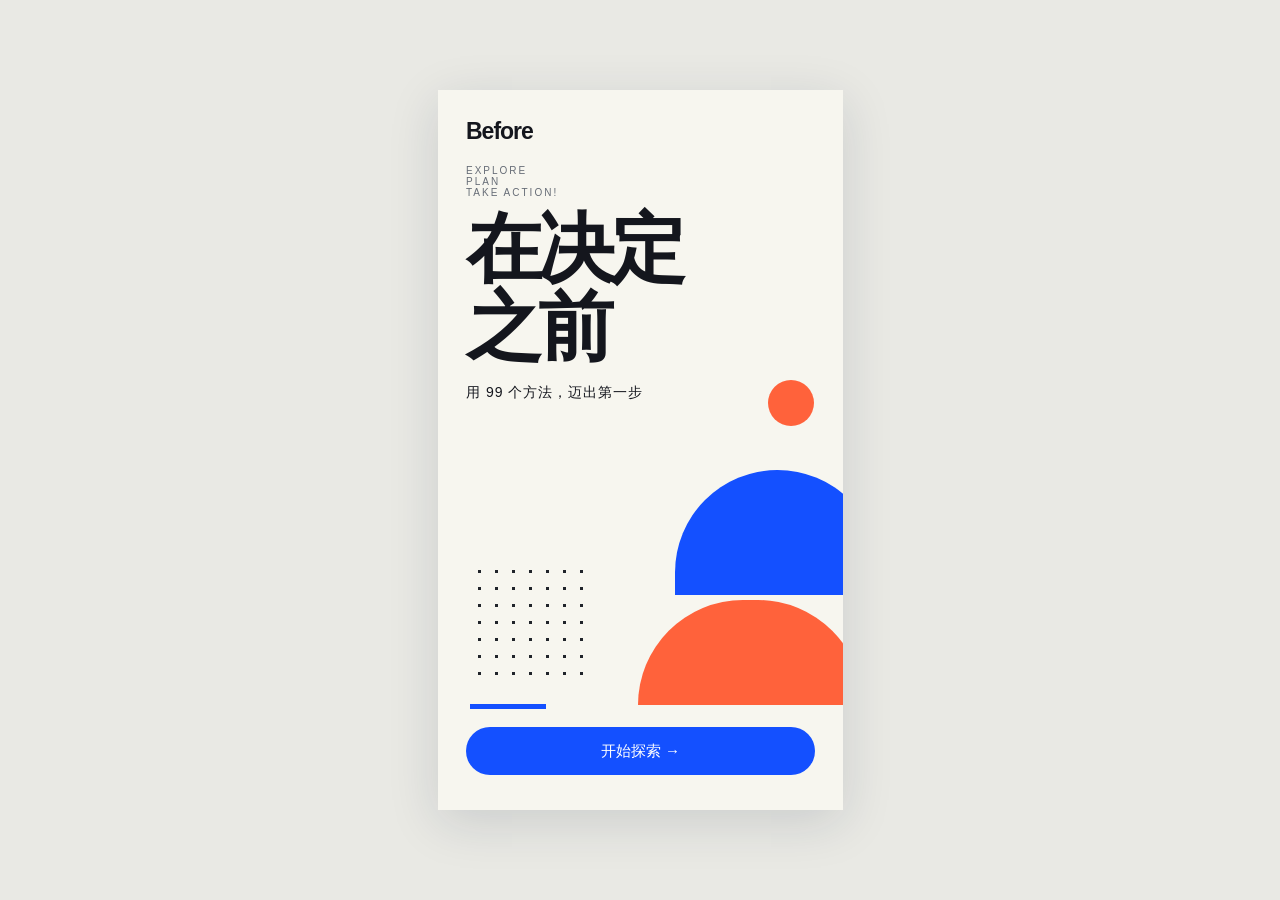
<file: index.html>
<!doctype html>
<html lang="zh-CN">
<head>
  <meta charset="UTF-8">
  <meta name="viewport" content="width=device-width,initial-scale=1,viewport-fit=cover">
  <meta name="theme-color" content="#e9e9e4">
  <title>Before · 9:16 手机预览</title>
  <style>
    * { box-sizing: border-box; }
    html, body { width: 100%; height: 100%; margin: 0; overflow: hidden; }
    body { display: grid; place-items: center; background: #e9e9e4; }
    .phone {
      width: min(100vw, 56.25vh, 405px);
      width: min(100vw, 56.25dvh, 405px);
      aspect-ratio: 9 / 16;
      overflow: hidden;
      background: #f7f6ef;
      box-shadow: 0 12px 48px #18243d24;
    }
    iframe { display: block; width: 100%; height: 100%; border: 0; }
    @media(max-width:480px){.phone{width:100vw;height:100dvh;aspect-ratio:auto;box-shadow:none}}
  </style>
</head>
<body>
  <main class="phone" aria-label="9比16竖版手机预览">
    <iframe src="app.html" title="Before 手机应用" allow="fullscreen"></iframe>
  </main>
</body>
</html>
</file>
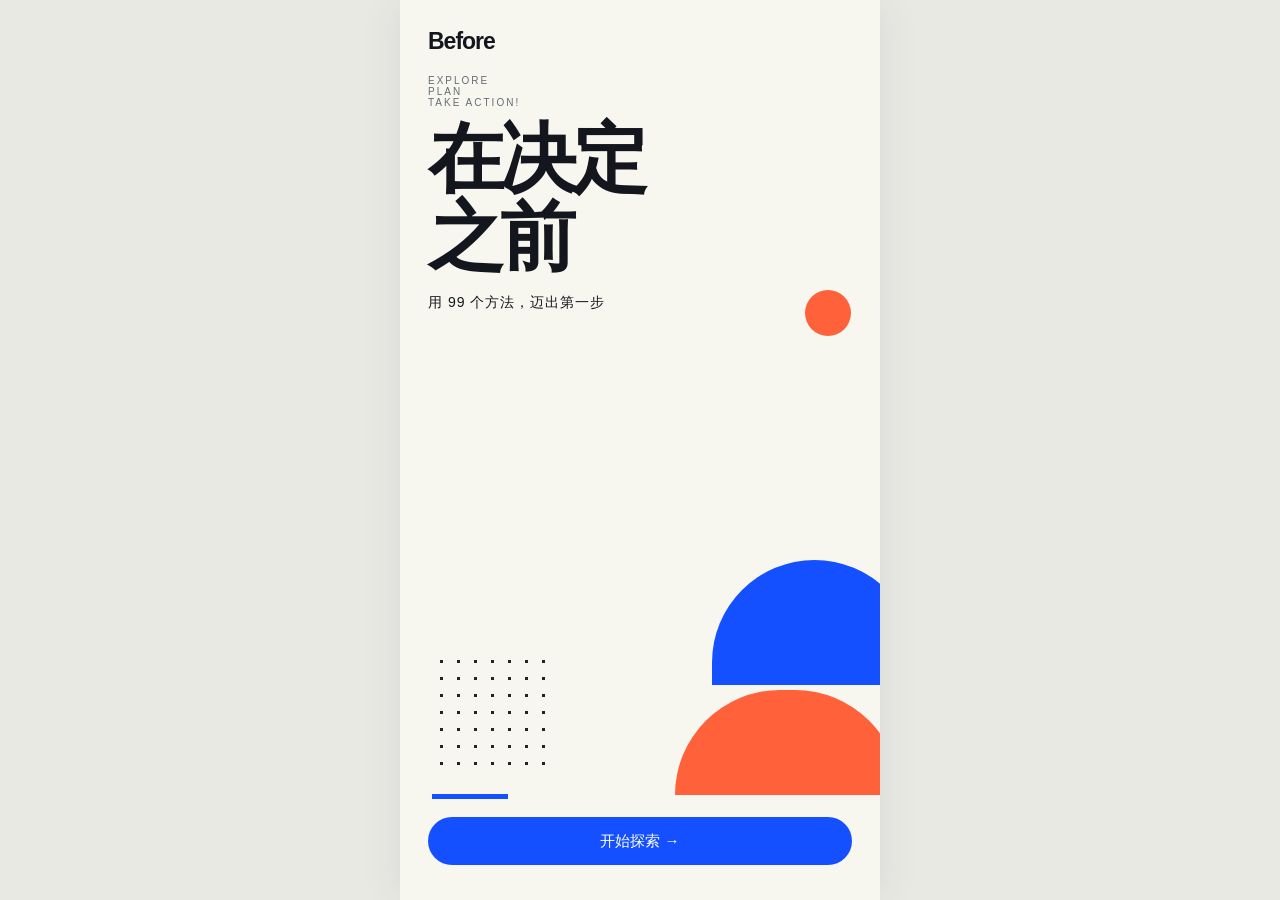
<file: app.html>
<!doctype html>
<html lang="zh-CN">
<head><meta charset="UTF-8"><meta name="viewport" content="width=device-width,initial-scale=1,viewport-fit=cover"><meta name="theme-color" content="#f7f6ef"><title>Before · 在决定之前</title><link rel="stylesheet" href="style.css?v=stories-2"><link rel="stylesheet" href="refinements.css?v=stories-2"></head>
<body><main id="app"><p role="status">正在打开 Before…</p></main><div id="toast" role="status" aria-live="polite"></div><dialog id="modal"></dialog><link rel="stylesheet" href="feedback.css"><script src="model.js?v=stories-2"></script><script src="exploration-data.js?v=stories-2"></script><script src="story-data.js?v=stories-2"></script><script src="app.js?v=stories-2"></script><script src="feedback.js"></script></body>
</html>
</file>
<file: style.css>
@font-face{font-family:Before;src:local('Microsoft YaHei')}*{box-sizing:border-box} :root{--blue:#1450ff;--paper:#f7f6ef;--ink:#14161d;--muted:#898d99;--orange:#ff623b;--line:#e5e5e1}body{margin:0;background:var(--paper);color:var(--ink);font-family:Before,-apple-system,BlinkMacSystemFont,'Noto Sans',sans-serif;font-size:14px}button,input,textarea,select{font:inherit}button{cursor:pointer;color:inherit;border:0;background:none}button:focus-visible,input:focus-visible,textarea:focus-visible{outline:2px solid var(--blue);outline-offset:3px}button:active{transform:scale(.98)}button:disabled{opacity:.5}#app{max-width:480px;margin:auto;min-height:100dvh;position:relative}.page{padding:22px 22px 95px;min-height:100dvh;animation:enter .18s ease}.page.no-nav{padding-bottom:30px}h1,h2,h3,p{margin:0}h1{font-size:27px;line-height:1.4;letter-spacing:-1px}h2{font-size:21px;line-height:1.5}h3{font-size:16px;line-height:1.6}p{line-height:1.7}.muted,small{color:var(--muted)}small{font-size:11px}.brand{font-size:23px;font-weight:900;letter-spacing:-1px}.top{display:flex;align-items:center;justify-content:space-between;margin-bottom:24px;min-height:30px}.top.center{position:relative;justify-content:center}.back{position:absolute;left:-8px;font-size:30px;line-height:30px;min-width:40px;min-height:40px}.icon{width:23px;height:23px;fill:none;stroke:currentColor;stroke-width:1.6;stroke-linecap:round;stroke-linejoin:round;vertical-align:middle}.primary{background:var(--blue);color:white;border-radius:28px;min-height:48px;width:100%;padding:13px 20px;font-size:15px}.text-button{color:var(--blue);padding:8px}.space{margin-top:24px}.nav{position:fixed;bottom:0;left:50%;transform:translateX(-50%);width:min(100%,480px);display:flex;justify-content:space-around;background:#faf9f4ed;border-top:1px solid var(--line);padding:10px 0 max(12px,env(safe-area-inset-bottom));z-index:5;backdrop-filter:blur(16px)}.nav button{display:flex;flex-direction:column;align-items:center;gap:5px;font-size:10px;color:#7d8290;min-width:58px}.nav button.active{color:var(--blue)}.nav button.active .icon{stroke-width:2.4}.hero{background:linear-gradient(120deg,#0444ff,#5489ff);border-radius:12px;color:white;overflow:hidden;position:relative;padding:24px 18px;min-height:155px;margin:14px 0 18px}.hero h2{font-size:21px;position:relative;z-index:1}.hero p{max-width:75%;position:relative;z-index:1}.hero .pill{background:white;color:var(--blue);margin-top:12px}.hero-art{position:absolute;right:-22px;bottom:-48px;width:165px;height:165px;border-radius:50%;background:#8eb3ff80;border:22px solid #a4c0ff55}.hero-art:after{content:'';position:absolute;right:40px;top:-45px;width:30px;height:30px;background:var(--orange);border-radius:50%}.pill{display:inline-block;border-radius:18px;padding:7px 13px;background:#ececeb;font-size:12px}.pill.selected{background:#dbe4ff;color:var(--blue)}.shortcuts{display:grid;grid-template-columns:repeat(4,1fr);gap:9px;margin-bottom:26px}.shortcut{background:#fff;border:1px solid #ededeb;border-radius:13px;display:grid;justify-items:center;gap:9px;padding:15px 0;font-size:12px}.bubble{display:inline-flex;align-items:center;justify-content:center;background:var(--blue);border-radius:50%;width:52px;height:52px;color:white;flex-shrink:0;box-shadow:inset 0 0 12px #ffffff38}.bubble.orange{background:var(--orange)}.bubble.small{width:35px;height:35px;border-radius:11px}.section-heading{display:flex;align-items:center;justify-content:space-between;margin:22px 0 12px}.section-heading button{font-size:11px;color:var(--muted)}.card{padding:15px;border:1px solid #eeeee8;border-radius:13px;background:#ffffffb8;margin-bottom:12px;text-align:left;width:100%;display:block}.row{display:flex;align-items:center;gap:13px}.row .grow{flex:1;min-width:0}.chevron{color:#8c91a0;font-size:21px}.thumb{width:64px;height:60px;object-fit:cover;border-radius:9px}.tag{font-size:10px;border-radius:5px;background:#eeeeef;color:#8a8e99;padding:3px 6px}.status{color:#22b8a3;background:#dff5ea;font-size:10px;padding:3px 6px;border-radius:5px}.search{display:flex;align-items:center;gap:8px;border:1px solid #dcdedc;border-radius:24px;padding:10px 13px;margin:14px 0}.search input{border:0;outline:0;min-width:0;width:100%;background:none;font-size:12px}.tabs{display:flex;gap:23px;margin:20px 0}.tabs button{padding:0 0 9px;color:#8b8c95;font-size:13px}.tabs button.active{border-bottom:2px solid var(--ink);color:var(--ink);font-weight:bold}.field{display:block;margin:21px 0}.field>span{display:block;margin-bottom:10px;font-size:13px}input,textarea,select{background:transparent;border:1px solid #dfe1de;border-radius:14px;width:100%;padding:14px;color:var(--ink);font-size:13px}input::placeholder,textarea::placeholder{color:#989da9}textarea{resize:vertical;min-height:100px}.input-group{display:flex;align-items:center;border:1px solid #dfe1de;border-radius:28px;padding:0 14px;margin:18px 0;min-height:49px}.input-group input{border:0;border-radius:0;min-width:0}.input-group .icon{width:17px;color:var(--muted);flex-shrink:0}.input-group button{color:var(--blue);white-space:nowrap;font-size:11px}.auth{padding-top:20px;overflow:hidden}.auth h1{margin-top:40px;font-size:27px}.auth h2{font-size:22px}.auth form{margin-top:42px}.auth .primary{margin-top:22px}.auth-footer{text-align:center;margin-top:34px;font-size:12px;color:#6f737e}.auth-note{font-size:11px;color:#9296a0;text-align:center;margin-top:24px}.agreement{display:flex;align-items:center;font-size:10px;color:#777e8d;gap:7px;margin:22px 0}.agreement input{width:17px;height:17px;accent-color:var(--blue)}.agreement button{padding:0;color:var(--blue);font-size:10px}.welcome{display:flex;flex-direction:column;overflow:hidden;height:100dvh;min-height:600px;padding:28px 28px 35px}.welcome .eyebrow{letter-spacing:2px;font-size:10px;color:#666c76;margin:20px 0 12px}.welcome h1{font-size:64px;line-height:1.03;font-weight:1000;letter-spacing:-4px;z-index:1}.welcome p{margin-top:14px;letter-spacing:1px}.welcome-art{flex:1;min-height:180px;position:relative}.welcome-art .blue{position:absolute;width:205px;height:125px;background:var(--blue);border-radius:150px 150px 0 0;right:-65px;top:12px}.welcome-art .orange{position:absolute;width:225px;height:105px;background:var(--orange);border-radius:160px 160px 0 0;right:-48px;bottom:22px}.welcome-art .dots{width:115px;height:125px;position:absolute;left:5px;bottom:39px;background-image:radial-gradient(#20242a 1.5px,transparent 1.5px);background-size:17px 17px}.welcome-art:after{content:'';height:5px;width:76px;background:var(--blue);position:absolute;bottom:18px;left:4px}.circle{position:absolute;width:46px;height:46px;border-radius:50%;background:var(--orange);right:29px;top:255px}.banner{width:100%;height:145px;object-fit:cover;border-radius:12px;margin-bottom:14px}.stats{display:flex;padding:24px 0;justify-content:space-around;text-align:center}.stats>div{flex:1;border-right:1px solid var(--line);font-size:16px}.stats>div:last-child{border:0}.stats small{display:block;margin-top:6px}.progress-row{display:flex;align-items:center;gap:12px;margin-top:15px;font-size:11px;color:#818694}.track{height:5px;border-radius:5px;background:#e6e7e7;flex:1;overflow:hidden}.track>span{display:block;background:var(--blue);height:100%;border-radius:5px}.stepper{display:flex;justify-content:space-between;margin:35px 0 24px}.stepper div{display:grid;gap:10px;text-align:center;font-size:11px;color:#9398a4;position:relative;flex:1}.stepper b{background:#e8e9e7;border-radius:50%;width:28px;height:28px;margin:auto;line-height:28px;font-weight:400}.stepper .active b{background:var(--blue);color:white}.date-range{display:flex;gap:7px;align-items:center}.date-range input{font-size:11px;padding:12px 7px}.task{display:flex;gap:13px;align-items:flex-start;padding:18px 0;border-bottom:1px solid #ededeb}.check{border:1px solid #bfc5ce;width:23px;height:23px;border-radius:50%;flex-shrink:0;color:white;padding:0}.check.done{border-color:var(--blue);background:var(--blue)}.task p{font-size:13px}.task small{font-size:10px}.profile-head{display:flex;align-items:center;gap:14px;margin:28px 0}.avatar{background:#f4d07e;border:4px solid #fff5d7;border-radius:50%;width:67px;height:67px;font-size:39px;text-align:center;line-height:60px}.menu{padding:0 15px}.menu button{display:flex;align-items:center;gap:14px;padding:19px 0;border-bottom:1px solid #ededeb;width:100%;font-size:13px;text-align:left}.menu button:last-child{border:0}.menu .chevron{margin-left:auto}.rings{display:flex;justify-content:space-between;gap:6px;margin-top:16px}.ring{width:58px;height:58px;border-radius:50%;background:conic-gradient(var(--ring-color,var(--blue)) calc(var(--value)*1%),#e7e7e3 0);padding:5px;display:grid;place-items:center}.ring>span{background:#fff;border-radius:50%;width:48px;height:48px;display:grid;place-items:center;font-size:13px}.ring-item{text-align:center}.ring-item small{display:block;margin-top:9px;font-size:10px}.suggestions{padding-left:20px;color:#7f8695;line-height:2.4;font-size:12px}.suggestions li::marker{color:var(--blue)}.empty{text-align:center;padding:40px 15px;color:var(--muted);line-height:1.8}.form-error{color:#d74e2b;font-size:12px;min-height:20px;margin-top:10px}dialog{background:var(--paper);border:0;border-radius:20px;padding:25px;max-width:calc(100% - 36px);width:380px;color:var(--ink)}dialog::backdrop{background:#141c3688;backdrop-filter:blur(3px)}dialog h2{margin-bottom:15px}dialog .primary{margin-top:20px}#toast{position:fixed;bottom:96px;left:50%;transform:translateX(-50%);background:#171d32ed;color:white;padding:12px 20px;border-radius:25px;font-size:12px;z-index:20;max-width:90%;opacity:0;pointer-events:none;transition:opacity .2s}#toast.show{opacity:1}.detail-tabs{justify-content:space-around}.detail-tabs button.active{border-color:var(--blue)}.plain-list{line-height:1.9;padding-left:18px;color:#777e8d}.record-text{white-space:pre-wrap;font-size:13px}.danger{color:#d44835}.chips{display:flex;gap:8px;flex-wrap:wrap}@keyframes enter{from{opacity:0;transform:translateY(5px)}to{opacity:1;transform:translateY(0)}}@media(min-width:600px){body{background:#e9e9e4}#app{background:var(--paper);box-shadow:0 0 40px #18243d15}}@media(prefers-reduced-motion:reduce){*{animation:none!important;transition:none!important}}
</file>
<file: refinements.css>
.welcome h1{font-size:76px}
.welcome .circle{top:290px}
.welcome-art .blue{top:auto;bottom:132px}
.page[data-page="newplan"]{display:flex;flex-direction:column}
.page[data-page="newplan"] #plan-form{display:flex;flex-direction:column;flex:1}
.page[data-page="newplan"] #plan-form>.primary{margin-top:auto}
.page[data-page="newplan"] #plan-form>.form-error{margin-bottom:16px}
.page[data-page="home"] .hero{min-height:175px}
.page[data-page="home"] .hero-art{width:180px;height:160px;bottom:-8px;right:-8px;border:0;background:transparent url('person.svg') center/contain no-repeat;border-radius:0}
.page[data-page="home"] .hero-art:after{top:3px;right:24px}

.story-caption{font-size:13px;line-height:1.8;margin:10px 0 18px}.story-card h3{margin:10px 0}.story-card p{font-size:13px;margin-bottom:12px}.story-body{font-size:15px;line-height:1.9;margin:22px 0}.road-steps{padding-left:24px;margin:20px 0}.road-steps li{line-height:1.8;margin-bottom:18px}.card p{overflow-wrap:anywhere}
.story-card{padding:0;overflow:hidden}
.story-cover{position:relative;isolation:isolate;display:flex;flex-direction:column;justify-content:space-between;gap:28px;min-height:200px;padding:23px;background:#e8d8bf;color:#302c27;overflow:hidden}
.story-cover:after{content:"";position:absolute;width:190px;height:190px;right:-55px;bottom:-90px;border:30px solid currentColor;border-radius:50%;opacity:.08;z-index:-1}
.story-cover.blue{background:#dce7fb;color:#173d78}.story-cover.lilac{background:#e8e0f7;color:#493778}.story-cover.rose{background:#f5dfd9;color:#7e382d}.story-cover.night{background:#243b69;color:#f1edda}.story-cover.green{background:#dfebe0;color:#31583b}
.story-category{font-size:12px;letter-spacing:1px}.cover-line{font-size:26px;font-weight:700;line-height:1.55;max-width:260px;letter-spacing:1px}.cover-format{font-size:11px;opacity:.85}
.story-preview{padding:10px 19px 18px}.story-preview p{display:-webkit-box;-webkit-line-clamp:3;-webkit-box-orient:vertical;overflow:hidden;line-height:1.9;color:#616774}
.reader-cover{border-radius:16px;min-height:230px}.reader-meta{display:flex;align-items:center;justify-content:space-between;gap:8px;font-size:12px;color:#616774;margin:18px 0 10px}.reader-title{font-size:27px;line-height:1.55;letter-spacing:0}.reader-note{text-align:left;margin-top:12px}.story-prose{font-size:16px;line-height:2.05;margin:28px 0}.story-prose p{line-height:2.05;margin-bottom:22px;overflow-wrap:anywhere}
.method-note{border-top:1px solid #dcded7;border-bottom:1px solid #dcded7;padding:24px 0}.method-note p{margin-top:12px;font-size:14px;line-height:1.95}.method-note details{margin-top:16px;color:#636a75;font-size:12px;line-height:1.8}.method-note summary{cursor:pointer;min-height:32px}.method-note details p{font-size:12px}
.story-return{position:sticky;bottom:0;background:#f7f6eff5;padding:14px 0 max(12px,env(safe-area-inset-bottom));margin-top:24px;z-index:2;border-top:1px solid #e5e5e1}.story-return small{display:block;text-align:center;margin-top:8px}
.task-story{border-top:1px solid #deded8;padding-top:16px}.task-story>.text-button{text-align:left;padding-left:0;font-size:14px}.story-suggestion{background:#eeeae1;padding:17px;border-radius:12px}.story-suggestion h3{margin:8px 0}.story-suggestion .text-button{padding-left:0;margin-right:12px;min-height:44px}
.page[data-page="story"]{padding-bottom:0}
@media(max-width:360px){.cover-line{font-size:23px}.reader-title{font-size:24px}.page{padding-left:17px;padding-right:17px}}

.cover-line{text-wrap:balance}.reader-title{text-wrap:balance}
</file>
<file: feedback.css>
.tools{display:flex;gap:8px;flex-wrap:wrap;margin:14px 0}.tools button,.task-tools button{padding:10px;border-radius:12px;background:#edf0f6;min-height:44px}.field input,.field textarea{width:100%;box-sizing:border-box}.hint{font-size:12px;line-height:1.7;color:#657087}.advice{background:#edf3ff;border-radius:16px;padding:16px;margin:16px 0}.task-editor{border-bottom:1px solid #ddd;padding:14px 0}.task-tools{display:flex;gap:8px;flex-wrap:wrap}.task-editor textarea{min-height:65px}.save-state{font-size:11px;color:#657087}.top .home-link{margin-left:auto;font-size:12px}.top.center{justify-content:space-between}.top.center strong{position:static;transform:none}.page{padding-bottom:100px}input,textarea{scroll-margin:90px;font-size:16px}button{touch-action:manipulation}dialog{max-height:85dvh;overflow:auto}.compact-story{padding:14px;background:#f3efe4;border-radius:16px}html[data-theme=dark]{color-scheme:dark}html[data-theme=dark] body,html[data-theme=dark] .page{background:#171c25;color:#edf0f6}html[data-theme=dark] .card,html[data-theme=dark] dialog,html[data-theme=dark] .nav,html[data-theme=dark] input,html[data-theme=dark] textarea{background:#252d3a;color:#edf0f6}html[data-theme=dark] .advice,html[data-theme=dark] .compact-story,html[data-theme=dark] .tools button,html[data-theme=dark] .task-tools button{background:#303d52;color:#fff}html[data-theme=dark] .muted,html[data-theme=dark] .hint,html[data-theme=dark] small{color:#bbc6d8}@media print{.nav,.tools,.top,button,#modal,#toast{display:none!important}.page{padding:0}.task-editor,.card{break-inside:avoid}body{background:white;color:black}.banner{display:none}}
.top.center .back{position:static;flex-shrink:0}.top.center strong{margin:auto}.top.center .home-link{margin-left:0}.page.no-nav{padding-bottom:90px}.task-editor h3{overflow-wrap:anywhere}.advice p{margin-top:8px}html[data-theme=dark]{--muted:#bbc6d8;--ink:#edf0f6;--paper:#171c25;--line:#43516a}html[data-theme=dark] #app{background:#171c25}html[data-theme=dark] .text-button{color:#91b6ff}
html[data-theme=dark] .shortcut{background:#252d3a;color:#edf0f6}html[data-theme=dark] .nav button.active{color:#91b6ff}html[data-theme=dark] .story-cover{color:#202735}html[data-theme=dark] .ring>span{background:#252d3a}
</file>
